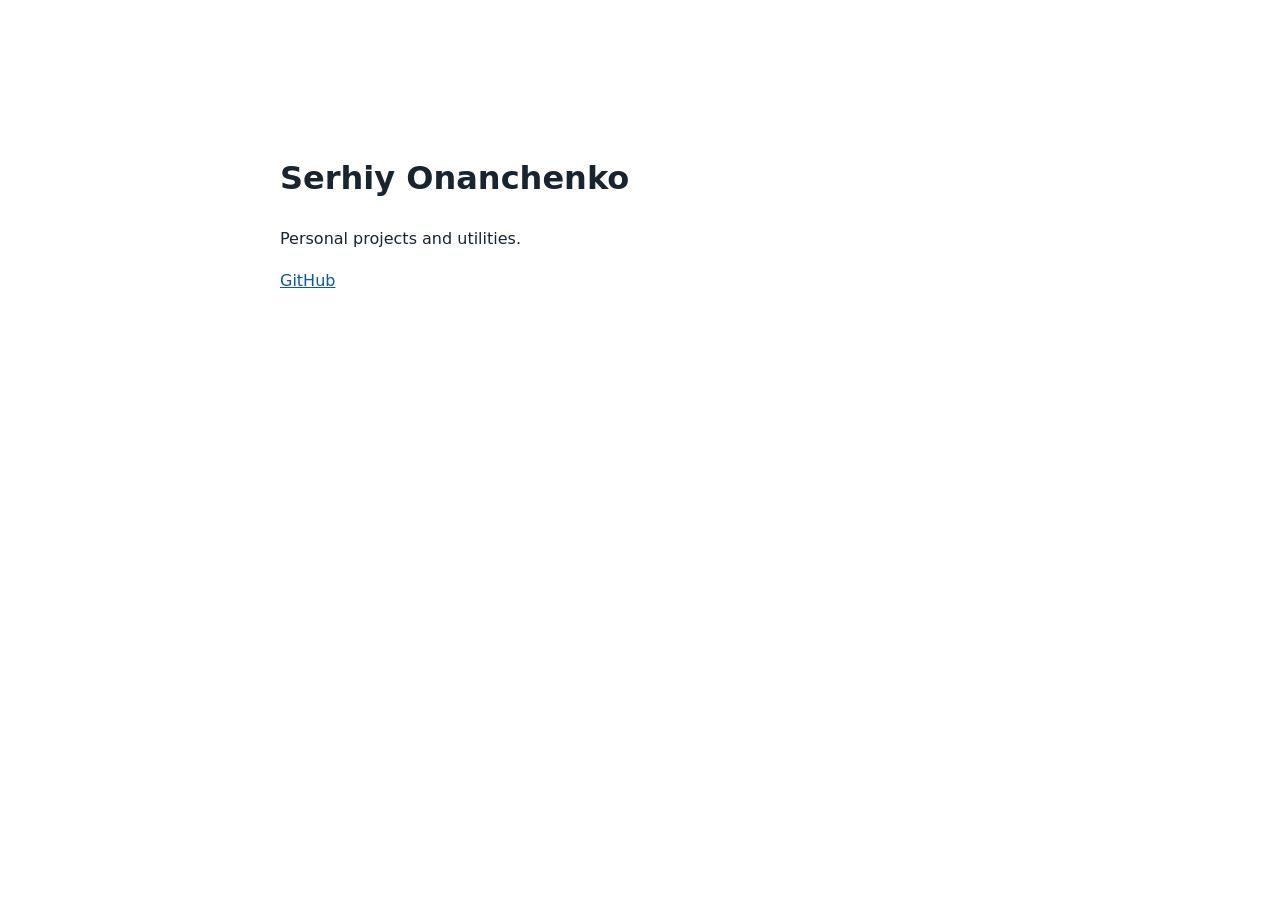
<file: index.html>
<!doctype html>
<html lang="en">
<head>
<meta charset="utf-8"><meta name="viewport" content="width=device-width, initial-scale=1">
<title>Serhiy Onanchenko</title>
<style>body{font-family:system-ui,sans-serif;max-width:720px;margin:12vh auto;padding:24px;color:#192431;line-height:1.6}a{color:#0759ac}h1{font-size:2rem}</style>
</head>
<body><main><h1>Serhiy Onanchenko</h1><p>Personal projects and utilities.</p><p><a href="https://github.com/sonanchenko">GitHub</a></p></main></body>
</html>
</file>
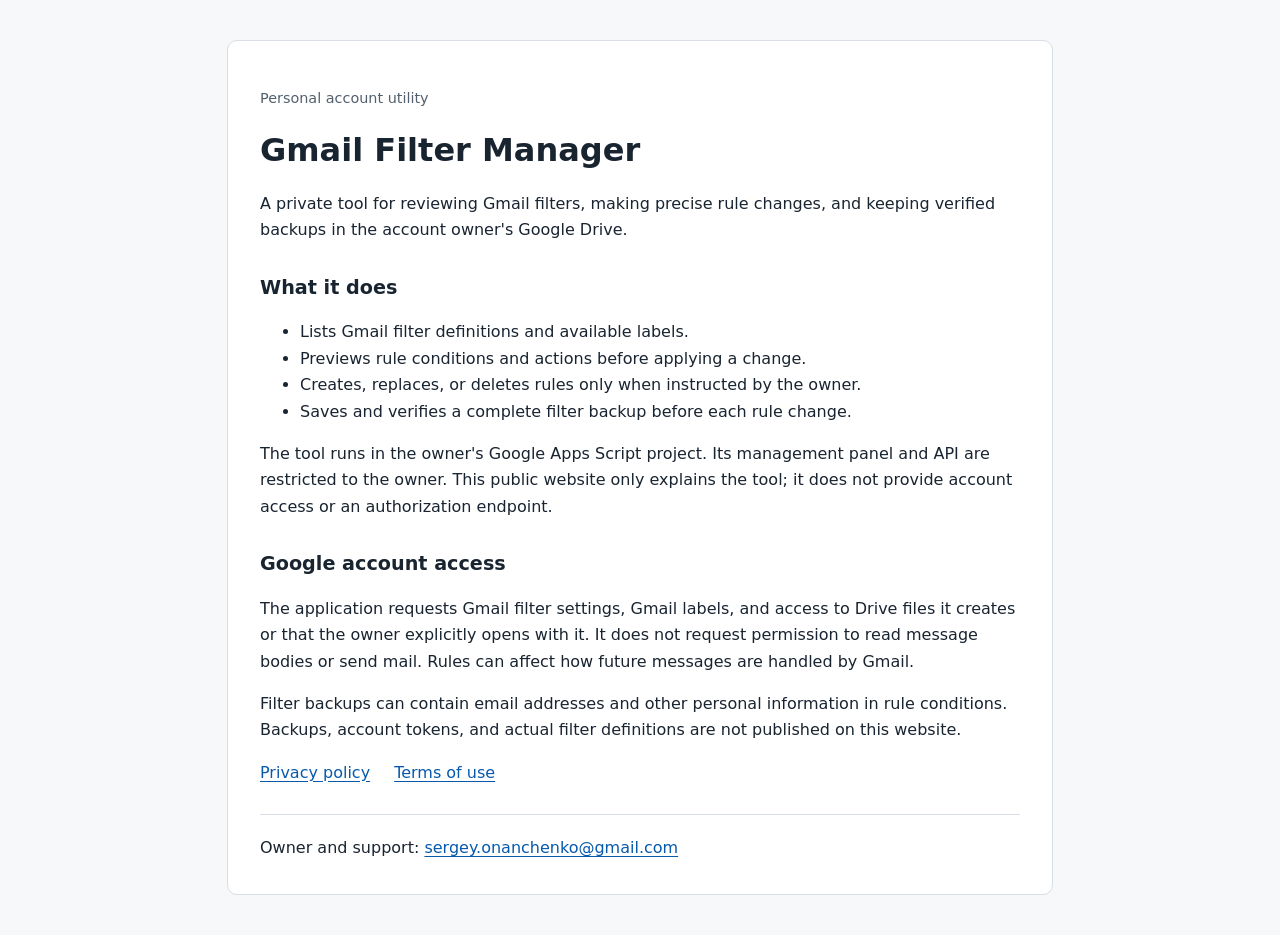
<file: gmail_filters/index.html>
<!doctype html>
<html lang="en">
<head>
  <meta charset="utf-8">
  <meta name="viewport" content="width=device-width, initial-scale=1">
  <title>Gmail Filter Manager - Personal utility</title>
  <link rel="stylesheet" href="style.css">
</head>
<body>
  <main>
    <p class="eyebrow">Personal account utility</p>
    <h1>Gmail Filter Manager</h1>
    <p>A private tool for reviewing Gmail filters, making precise rule changes, and keeping verified backups in the account owner's Google Drive.</p>
    <h2>What it does</h2>
    <ul>
      <li>Lists Gmail filter definitions and available labels.</li>
      <li>Previews rule conditions and actions before applying a change.</li>
      <li>Creates, replaces, or deletes rules only when instructed by the owner.</li>
      <li>Saves and verifies a complete filter backup before each rule change.</li>
    </ul>
    <p>The tool runs in the owner's Google Apps Script project. Its management panel and API are restricted to the owner. This public website only explains the tool; it does not provide account access or an authorization endpoint.</p>
    <h2>Google account access</h2>
    <p>The application requests Gmail filter settings, Gmail labels, and access to Drive files it creates or that the owner explicitly opens with it. It does not request permission to read message bodies or send mail. Rules can affect how future messages are handled by Gmail.</p>
    <p>Filter backups can contain email addresses and other personal information in rule conditions. Backups, account tokens, and actual filter definitions are not published on this website.</p>
    <nav aria-label="Application information">
      <a href="privacy.html">Privacy policy</a>
      <a href="terms.html">Terms of use</a>
    </nav>
    <footer>Owner and support: <a href="mailto:sergey.onanchenko@gmail.com">sergey.onanchenko@gmail.com</a></footer>
  </main>
</body>
</html>
</file>
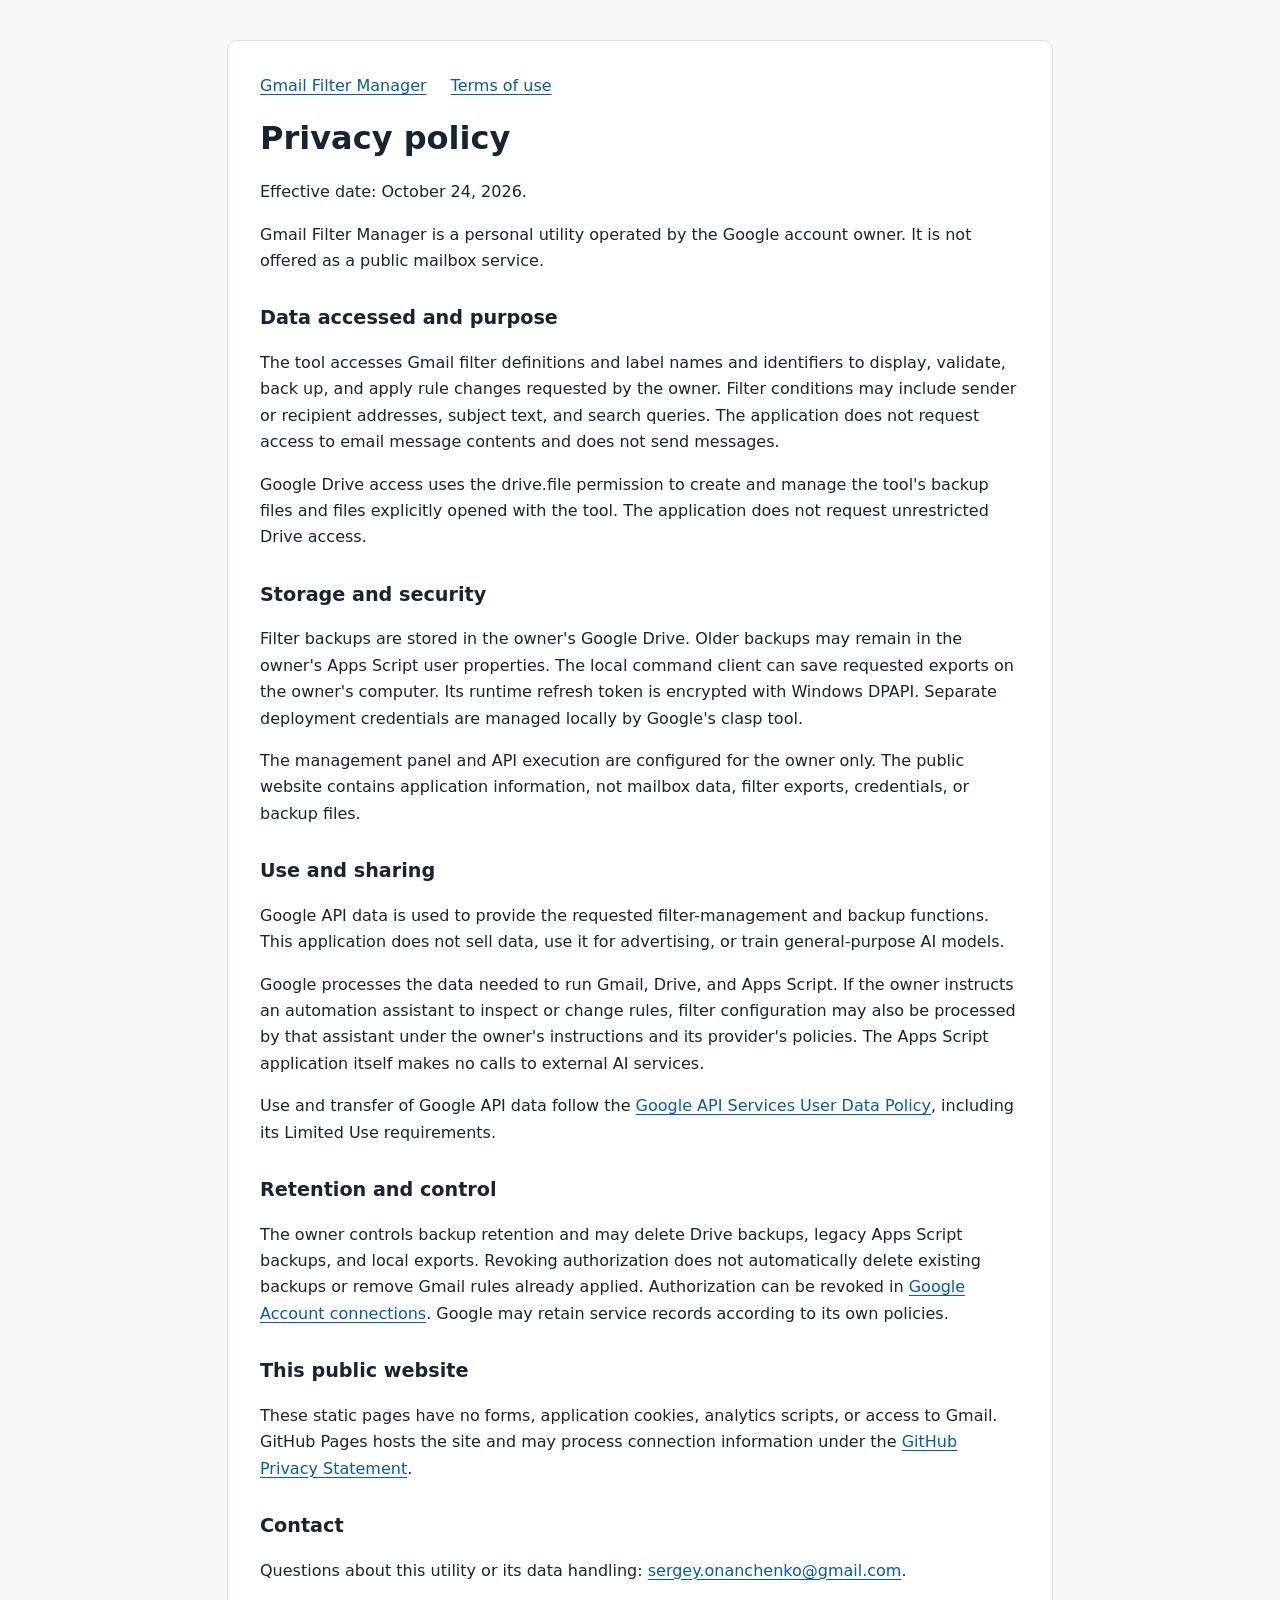
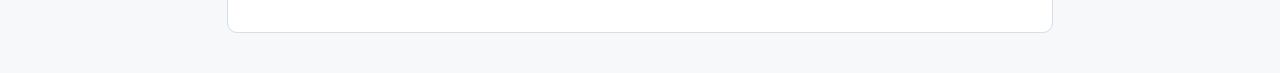
<file: privacy.html>
<!doctype html>
<html lang="en">
<head>
  <meta charset="utf-8">
  <meta name="viewport" content="width=device-width, initial-scale=1">
  <title>Privacy policy - Gmail Filter Manager</title>
  <link rel="stylesheet" href="style.css">
</head>
<body>
  <main>
    <nav aria-label="Application information"><a href="index.html">Gmail Filter Manager</a><a href="terms.html">Terms of use</a></nav>
    <h1>Privacy policy</h1>
    <p>Effective date: October 24, 2026.</p>
    <p>Gmail Filter Manager is a personal utility operated by the Google account owner. It is not offered as a public mailbox service.</p>
    <h2>Data accessed and purpose</h2>
    <p>The tool accesses Gmail filter definitions and label names and identifiers to display, validate, back up, and apply rule changes requested by the owner. Filter conditions may include sender or recipient addresses, subject text, and search queries. The application does not request access to email message contents and does not send messages.</p>
    <p>Google Drive access uses the drive.file permission to create and manage the tool's backup files and files explicitly opened with the tool. The application does not request unrestricted Drive access.</p>
    <h2>Storage and security</h2>
    <p>Filter backups are stored in the owner's Google Drive. Older backups may remain in the owner's Apps Script user properties. The local command client can save requested exports on the owner's computer. Its runtime refresh token is encrypted with Windows DPAPI. Separate deployment credentials are managed locally by Google's clasp tool.</p>
    <p>The management panel and API execution are configured for the owner only. The public website contains application information, not mailbox data, filter exports, credentials, or backup files.</p>
    <h2>Use and sharing</h2>
    <p>Google API data is used to provide the requested filter-management and backup functions. This application does not sell data, use it for advertising, or train general-purpose AI models.</p>
    <p>Google processes the data needed to run Gmail, Drive, and Apps Script. If the owner instructs an automation assistant to inspect or change rules, filter configuration may also be processed by that assistant under the owner's instructions and its provider's policies. The Apps Script application itself makes no calls to external AI services.</p>
    <p>Use and transfer of Google API data follow the <a href="https://developers.google.com/terms/api-services-user-data-policy">Google API Services User Data Policy</a>, including its Limited Use requirements.</p>
    <h2>Retention and control</h2>
    <p>The owner controls backup retention and may delete Drive backups, legacy Apps Script backups, and local exports. Revoking authorization does not automatically delete existing backups or remove Gmail rules already applied. Authorization can be revoked in <a href="https://myaccount.google.com/connections">Google Account connections</a>. Google may retain service records according to its own policies.</p>
    <h2>This public website</h2>
    <p>These static pages have no forms, application cookies, analytics scripts, or access to Gmail. GitHub Pages hosts the site and may process connection information under the <a href="https://docs.github.com/en/site-policy/privacy-policies/github-general-privacy-statement">GitHub Privacy Statement</a>.</p>
    <h2>Contact</h2>
    <p>Questions about this utility or its data handling: <a href="mailto:sergey.onanchenko@gmail.com">sergey.onanchenko@gmail.com</a>.</p>
  </main>
</body>
</html>
</file>
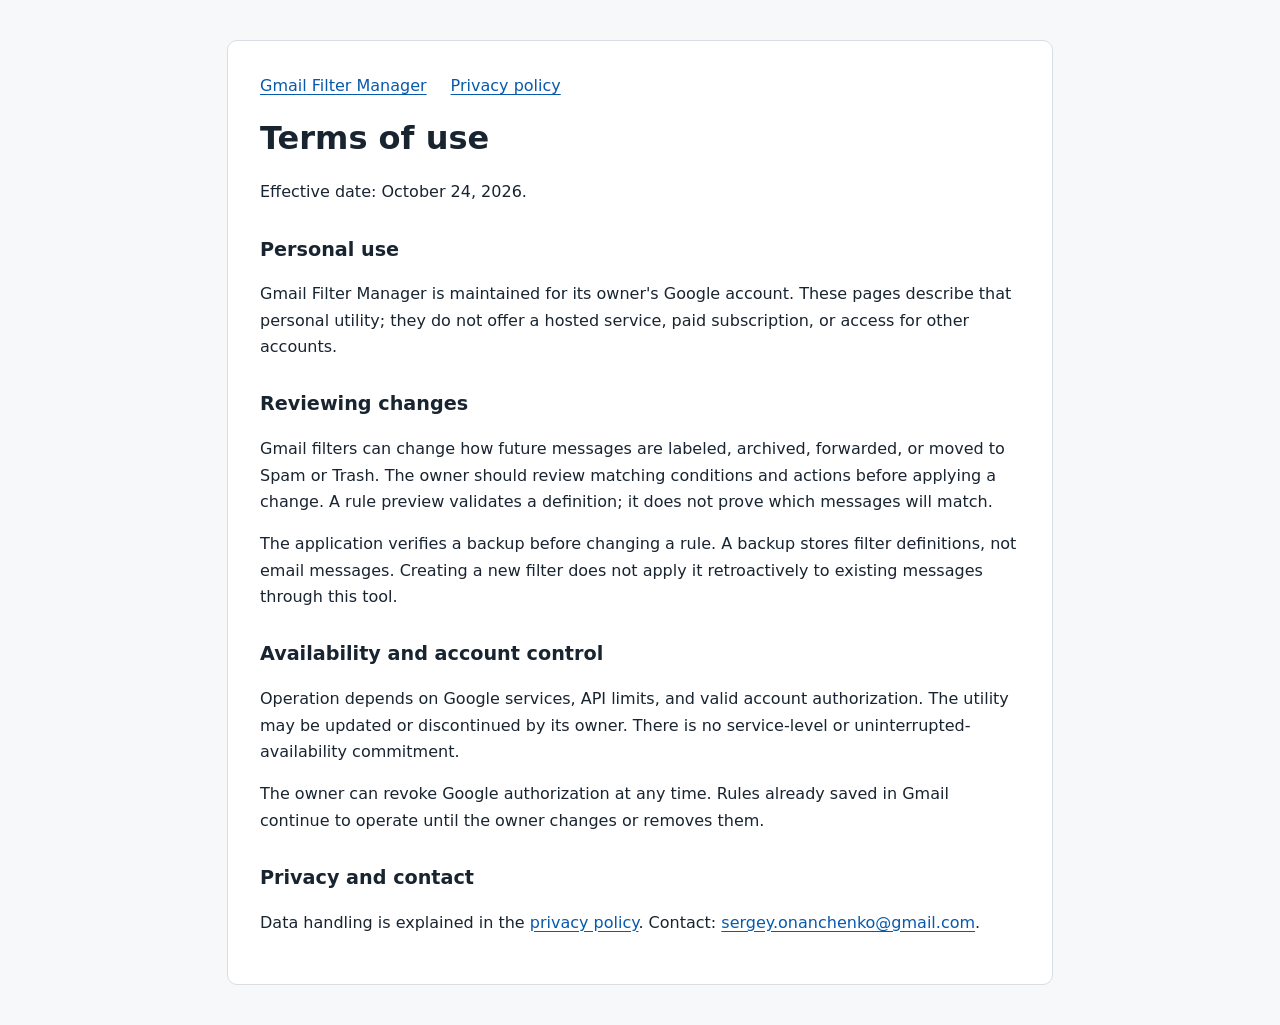
<file: terms.html>
<!doctype html>
<html lang="en">
<head>
  <meta charset="utf-8">
  <meta name="viewport" content="width=device-width, initial-scale=1">
  <title>Terms of use - Gmail Filter Manager</title>
  <link rel="stylesheet" href="style.css">
</head>
<body>
  <main>
    <nav aria-label="Application information"><a href="index.html">Gmail Filter Manager</a><a href="privacy.html">Privacy policy</a></nav>
    <h1>Terms of use</h1>
    <p>Effective date: October 24, 2026.</p>
    <h2>Personal use</h2>
    <p>Gmail Filter Manager is maintained for its owner's Google account. These pages describe that personal utility; they do not offer a hosted service, paid subscription, or access for other accounts.</p>
    <h2>Reviewing changes</h2>
    <p>Gmail filters can change how future messages are labeled, archived, forwarded, or moved to Spam or Trash. The owner should review matching conditions and actions before applying a change. A rule preview validates a definition; it does not prove which messages will match.</p>
    <p>The application verifies a backup before changing a rule. A backup stores filter definitions, not email messages. Creating a new filter does not apply it retroactively to existing messages through this tool.</p>
    <h2>Availability and account control</h2>
    <p>Operation depends on Google services, API limits, and valid account authorization. The utility may be updated or discontinued by its owner. There is no service-level or uninterrupted-availability commitment.</p>
    <p>The owner can revoke Google authorization at any time. Rules already saved in Gmail continue to operate until the owner changes or removes them.</p>
    <h2>Privacy and contact</h2>
    <p>Data handling is explained in the <a href="privacy.html">privacy policy</a>. Contact: <a href="mailto:sergey.onanchenko@gmail.com">sergey.onanchenko@gmail.com</a>.</p>
  </main>
</body>
</html>
</file>
<file: gmail_filters/style.css>
:root { color-scheme: light; font-family: system-ui, sans-serif; color: #192431; background: #f6f8fa; }
body { margin: 0; line-height: 1.65; }
main { max-width: 760px; margin: 40px auto; padding: 32px; background: #fff; border: 1px solid #d8dee4; border-radius: 10px; }
h1 { line-height: 1.2; font-size: 2rem; margin-top: 20px; }
h2 { font-size: 1.2rem; margin-top: 28px; }
a { color: #0759ac; text-underline-offset: 3px; overflow-wrap: anywhere; }
a:focus-visible { outline: 3px solid #0759ac; outline-offset: 4px; }
nav { display: flex; flex-wrap: wrap; gap: 12px 24px; }
footer { margin-top: 28px; padding-top: 20px; border-top: 1px solid #d8dee4; }
.eyebrow { color: #52606d; font-size: .9rem; }
@media (max-width: 600px) { main { margin: 12px; padding: 20px; } }
</file>
<file: style.css>
:root { color-scheme: light; font-family: system-ui, sans-serif; color: #192431; background: #f6f8fa; }
body { margin: 0; line-height: 1.65; }
main { max-width: 760px; margin: 40px auto; padding: 32px; background: #fff; border: 1px solid #d8dee4; border-radius: 10px; }
h1 { line-height: 1.2; font-size: 2rem; margin-top: 20px; }
h2 { font-size: 1.2rem; margin-top: 28px; }
a { color: #0759ac; text-underline-offset: 3px; overflow-wrap: anywhere; }
a:focus-visible { outline: 3px solid #0759ac; outline-offset: 4px; }
nav { display: flex; flex-wrap: wrap; gap: 12px 24px; }
footer { margin-top: 28px; padding-top: 20px; border-top: 1px solid #d8dee4; }
.eyebrow { color: #52606d; font-size: .9rem; }
@media (max-width: 600px) { main { margin: 12px; padding: 20px; } }
</file>
